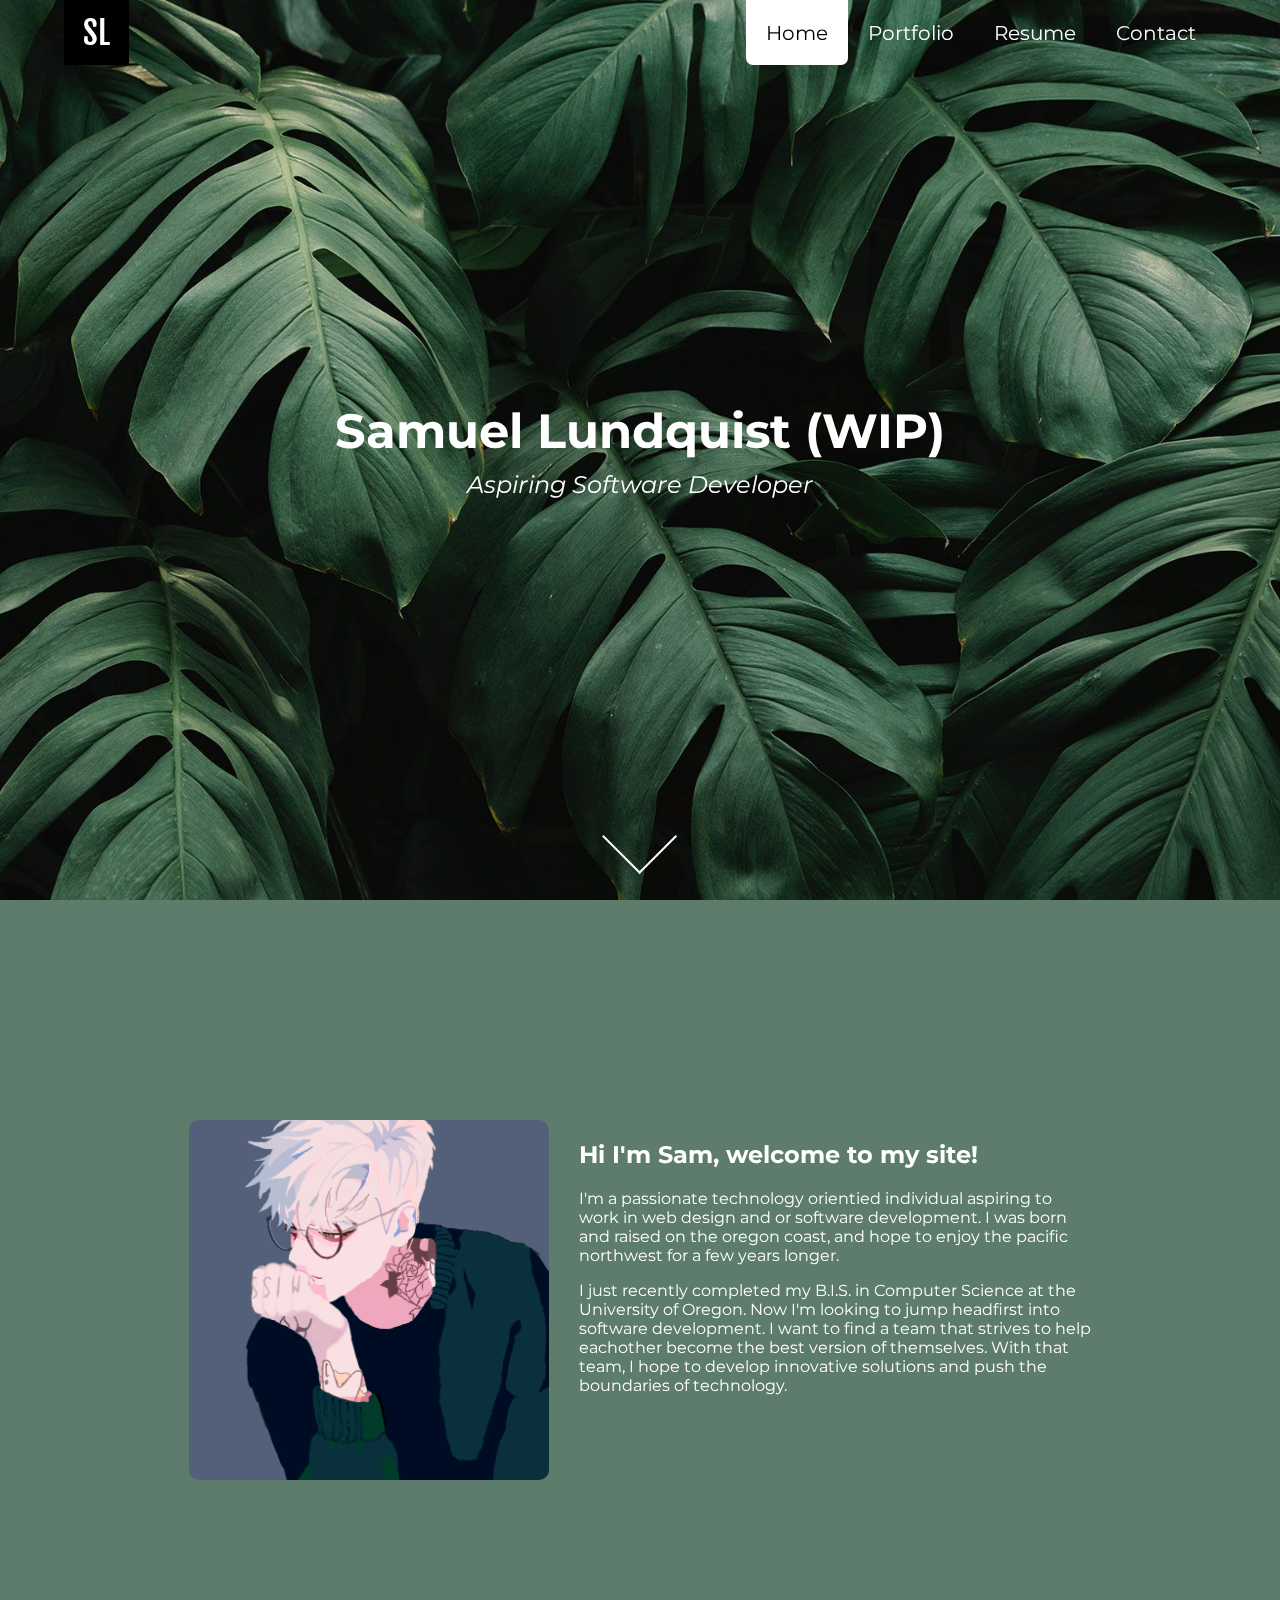
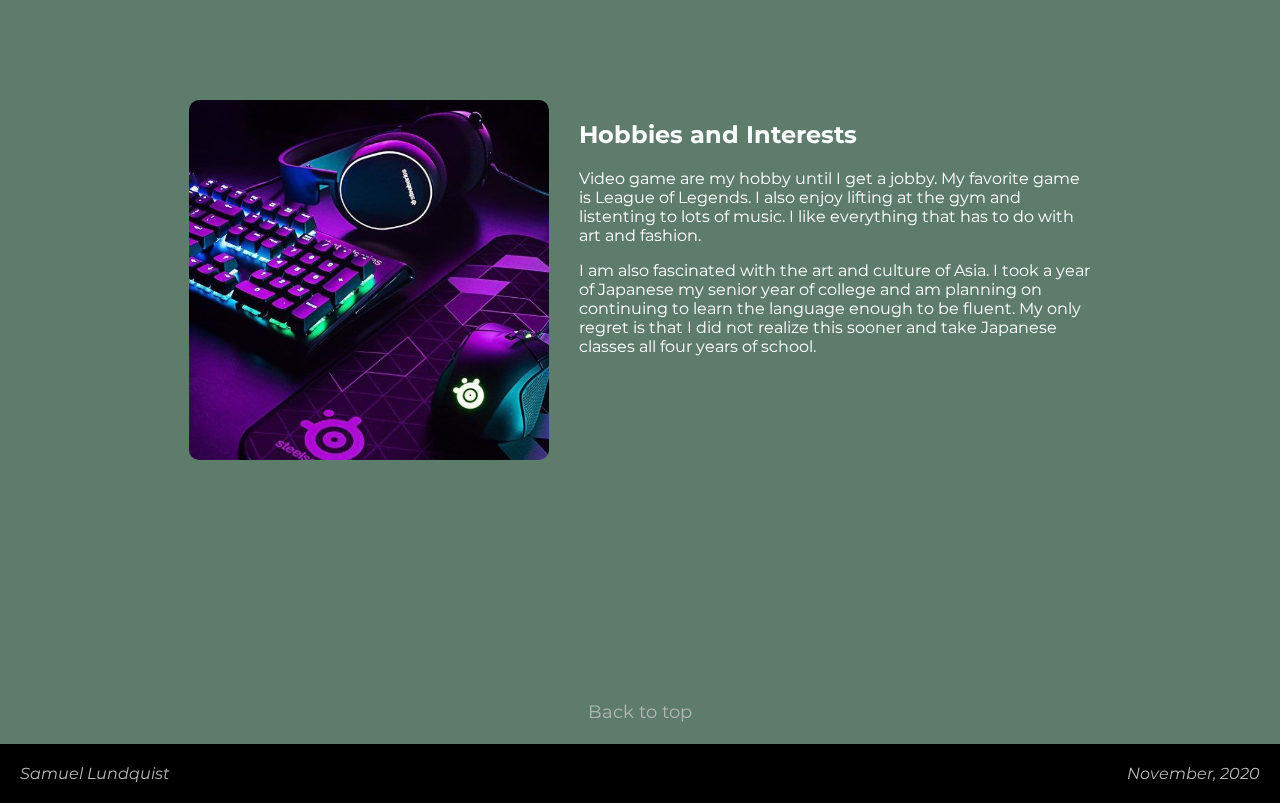
<file: index.html>
<!DOCTYPE html>
<html lang="en">

	<head>
		<meta charset="utf-8"/>
		<title>Home</title>
		<link rel="stylesheet" href='./style/index.css'>
		<link href="https://fonts.googleapis.com/css?family=Lato|Montserrat&display=swap" rel="stylesheet">
		<link href="https://fonts.googleapis.com/css?family=Fjalla+One&display=swap" rel="stylesheet">
		<meta name="viewport" content="width=device-width, initial-scale=1, minimum-scale=1" />

		<!-- Favicon setup -->
		<link rel="apple-touch-icon" sizes="180x180" href="/apple-touch-icon.png">
		<link rel="icon" type="image/png" sizes="32x32" href="/favicon-32x32.png">
		<link rel="icon" type="image/png" sizes="16x16" href="/favicon-16x16.png">
		<link rel="manifest" href="/site.webmanifest">
		<link rel="mask-icon" href="/safari-pinned-tab.svg" color="#5bbad5">
		<meta name="msapplication-TileColor" content="#00aba9">
		<meta name="theme-color" content="#ffffff">
	</head>

	<body>

		<div id='back'></div>

		<div class="sektion navsection noselect">
			<div class="content navbar">
				<div class="logo">SL</div>
				<div class="menu">
					<div class="barFill">
						<div class="container" onclick="menuController(this)">
							<div class="bar1"></div>
							<div class="bar2"></div>
							<div class="bar3"></div>
						</div>
					</div>
					<li><a class="active" href="index.html">Home</a></li>
					<li><a href="portfolio.html">Portfolio</a></li>
					<li><a href="resume.html">Resume</a></li>
					<li><a href="contact.html">Contact</a></li>
				</div>
			</div>
		</div>

		<div id="navArrow" class="fadeIn">
			<a data-scroll href='#contentPanel' id='downArrow'>
			</a>
		</div>

		<section>
			<div class="title noselect">
				<span class="fadeIn">
					<h1>Samuel Lundquist (WIP)</h1>
					<h4>Aspiring Software Developer<h4>
				</span>
			</div>

			<div class="content" id="contentPanel">
				<div class="subject">
					<div class="sub_image" style="background-image: url('./media/uwu.png');">
					</div>
					<div class="sub_text">
						<h2>Hi I'm Sam, welcome to my site!</h2>
						<p>
							I'm a passionate technology orientied individual
							aspiring to work in web design and or software development.
							I was born and raised on the oregon coast, and hope to
							enjoy the pacific northwest for a few years longer.
						</p>
						<p>
							I just recently completed my B.I.S. in Computer Science at the
							University of Oregon. Now I'm looking to jump headfirst into
							software development. I want to find a team that strives to
							help eachother become the best version of themselves. With that
							team, I hope to develop innovative solutions and push the
							boundaries of technology.
						</p>
					</div>
				</div>

				<div class="subject">
					<div class="sub_image" style="background-image: url('./media/steel.jpg');">
					</div>
					<div class="sub_text">
						<h2>Hobbies and Interests</h2>
						<p>
							Video game are my hobby until I get a jobby. My favorite
							game is League of Legends. I also enjoy lifting at the gym and
							listenting to lots of music. I like everything that has to do
							with art and fashion.
						</p>
						<p>
							I am also fascinated with the art and culture of Asia.
							I took a year of Japanese my senior year of college and
							am planning on continuing to learn the language enough to be
							fluent. My only regret is that I did not realize this sooner
							and take Japanese classes all four years of school.
						</p>
					</div>
				</div>
			</div>

			<span>
				<button class="topper" onclick="topScroller()">Back to top</a>
			</span>

		</section>

		<div class="footer">
			<div>Samuel Lundquist</div>
			<div id="ft_date">November, 2020</div>
		</div>
	</body>

	<script src="./src/jquery-3.4.0.min.js"></script>
	<script type="text/javascript" src="./src/nav.js"></script>

</html>
</file>
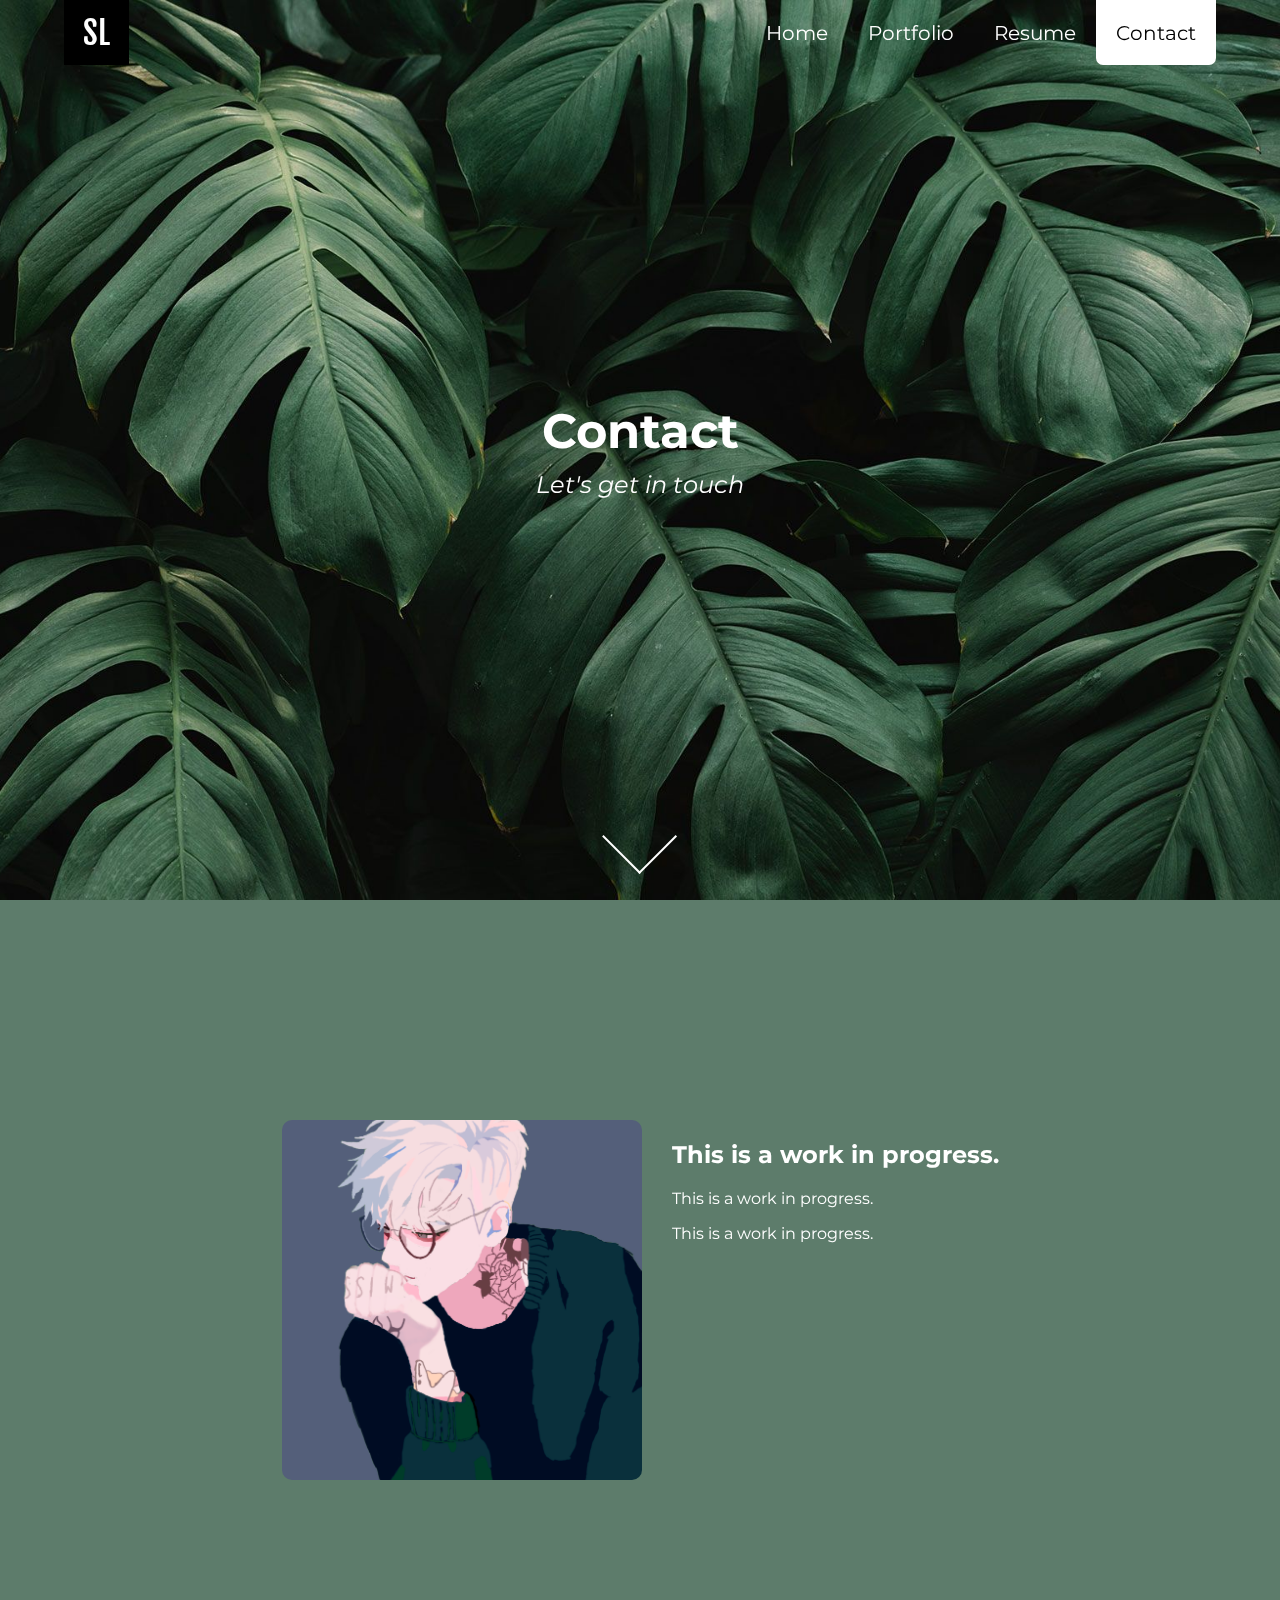
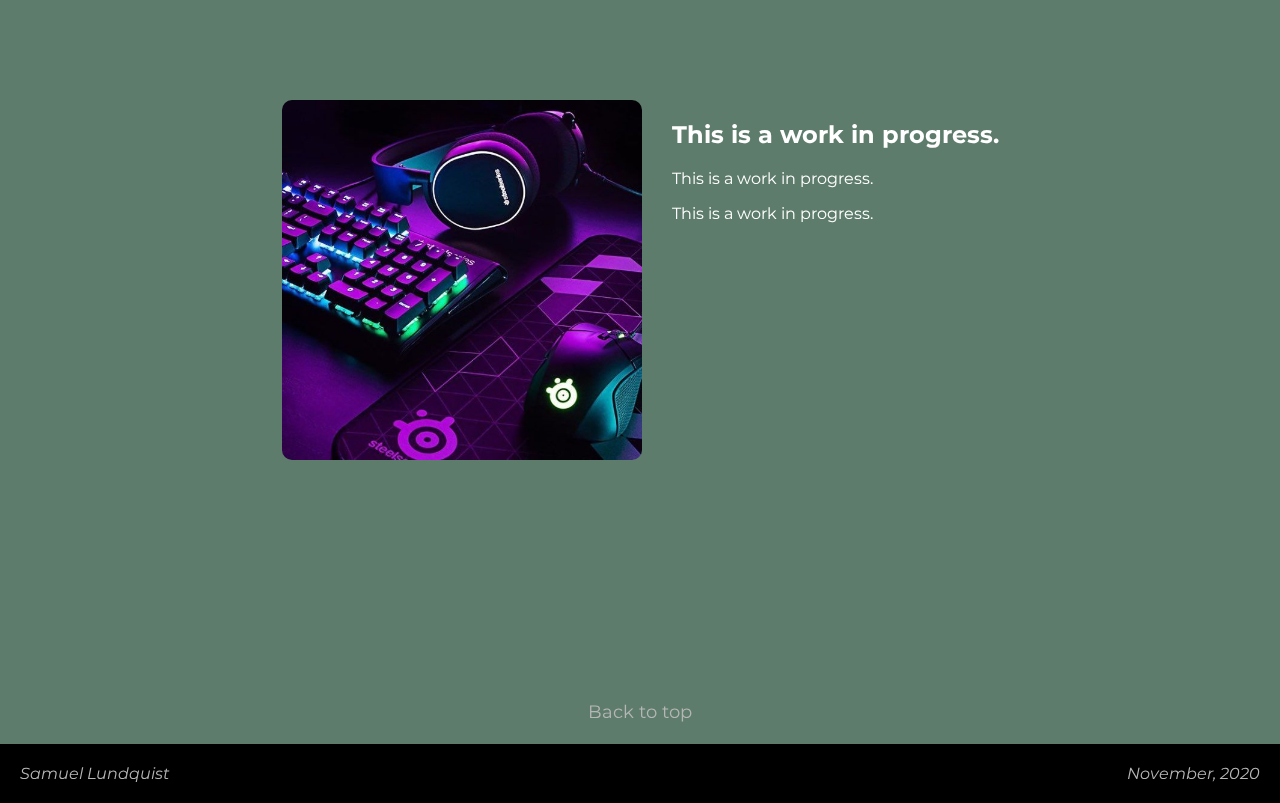
<file: contact.html>
<!DOCTYPE html>
<html lang="en">

	<head>
		<meta charset="utf-8"/>
		<title>Contact</title>
		<link rel="stylesheet" href='./style/index.css'>
		<link href="https://fonts.googleapis.com/css?family=Lato|Montserrat&display=swap" rel="stylesheet">
		<link href="https://fonts.googleapis.com/css?family=Fjalla+One&display=swap" rel="stylesheet">
		<meta name="viewport" content="width=device-width, initial-scale=1, minimum-scale=1" />

		<!-- Favicon setup -->
		<link rel="apple-touch-icon" sizes="180x180" href="/apple-touch-icon.png">
		<link rel="icon" type="image/png" sizes="32x32" href="/favicon-32x32.png">
		<link rel="icon" type="image/png" sizes="16x16" href="/favicon-16x16.png">
		<link rel="manifest" href="/site.webmanifest">
		<link rel="mask-icon" href="/safari-pinned-tab.svg" color="#5bbad5">
		<meta name="msapplication-TileColor" content="#00aba9">
		<meta name="theme-color" content="#ffffff">
	</head>

	<body>

		<div id='back'></div>

		<div class="sektion navsection noselect">
			<div class="content navbar">
				<div class="logo">SL</div>
				<div class="menu">
					<div class="barFill">
						<div class="container" onclick="menuController(this)">
							<div class="bar1"></div>
							<div class="bar2"></div>
							<div class="bar3"></div>
						</div>
					</div>
					<li><a href="index.html">Home</a></li>
					<li><a href="portfolio.html">Portfolio</a></li>
					<li><a href="resume.html">Resume</a></li>
					<li><a class="active" href="contact.html">Contact</a></li>
				</div>
			</div>
		</div>

		<div id="navArrow" class="fadeIn">
			<a data-scroll href='#contentPanel' id='downArrow'>
			</a>
		</div>

		<section>
			<div class="title noselect">
				<span class="fadeIn">
					<h1>Contact</h1>
					<h4>Let's get in touch<h4>
				</span>
			</div>

			<div class="content" id="contentPanel">
				<div class="subject">
					<div class="sub_image" style="background-image: url('./media/uwu.png');">
					</div>
					<div class="sub_text">
						<h2>This is a work in progress.</h2>
						<p>
							This is a work in progress.
						</p>
						<p>
							This is a work in progress.
						</p>
					</div>
				</div>

				<div class="subject">
					<div class="sub_image" style="background-image: url('./media/steel.jpg');">
					</div>
					<div class="sub_text">
						<h2>This is a work in progress.</h2>
						<p>
							This is a work in progress.
						</p>
						<p>
							This is a work in progress.
						</p>
					</div>
				</div>
			</div>

			<span>
				<button class="topper" onclick="topScroller()">Back to top</a>
			</span>

		</section>

		<div class="footer">
			<div>Samuel Lundquist</div>
			<div id="ft_date">November, 2020</div>
		</div>
	</body>

	<script src="./src/jquery-3.4.0.min.js"></script>
	<script type="text/javascript" src="./src/nav.js"></script>

</html>
</file>
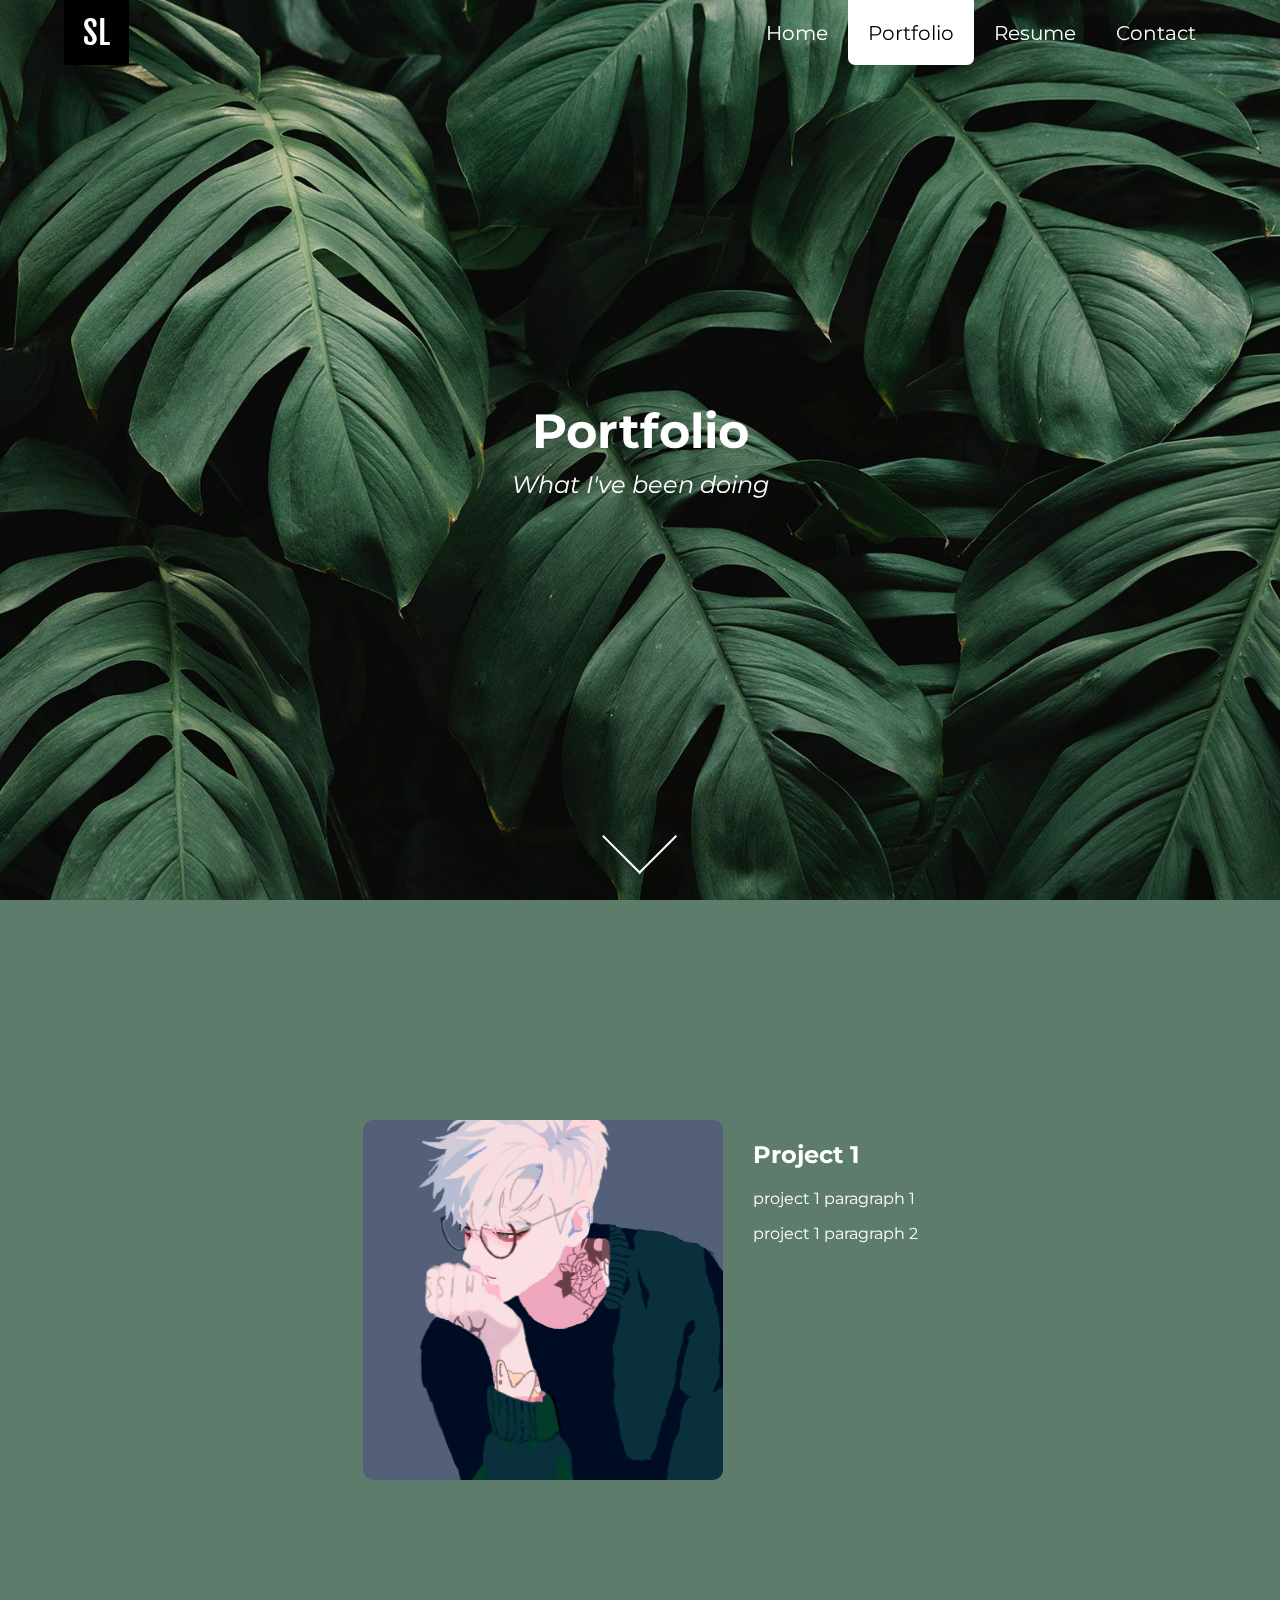
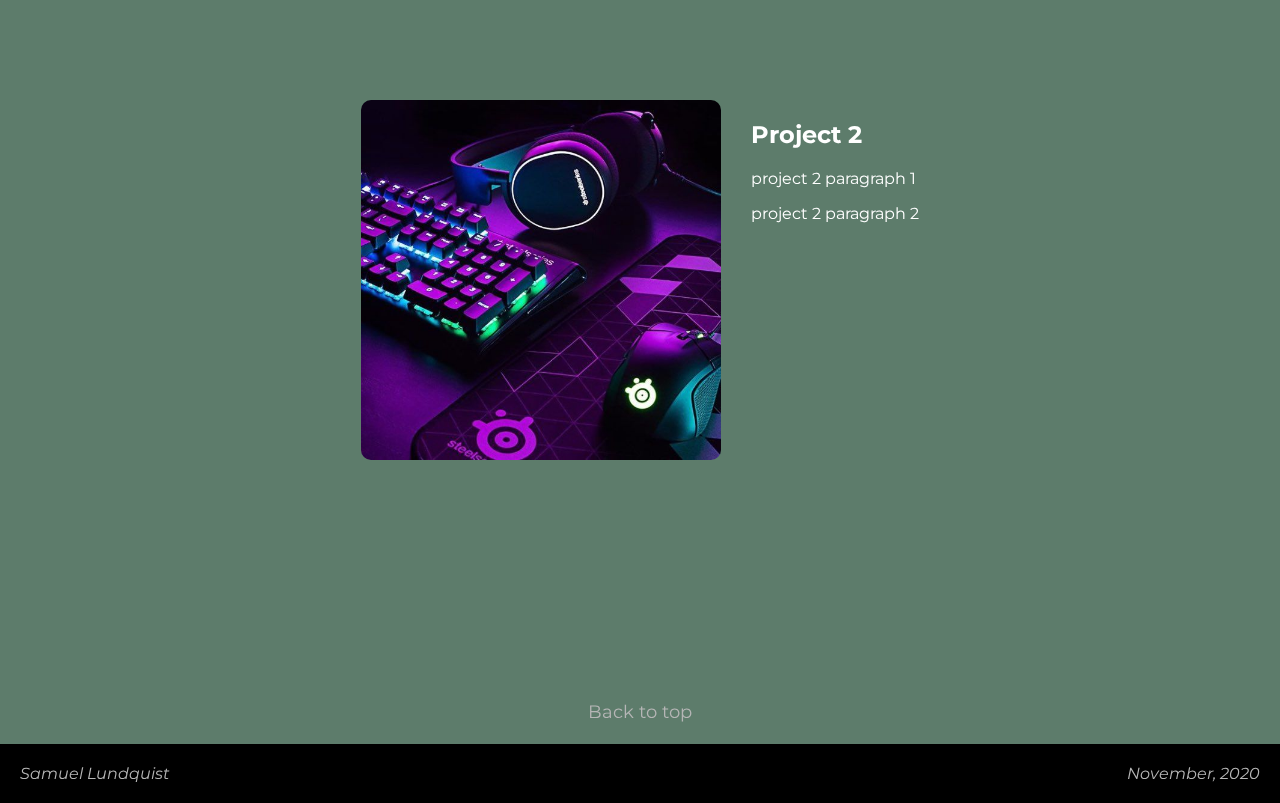
<file: portfolio.html>
<!DOCTYPE html>
<html lang="en">

	<head>
		<meta charset="utf-8"/>
		<title>Portfolio</title>
		<link rel="stylesheet" href='./style/index.css'>
		<link href="https://fonts.googleapis.com/css?family=Lato|Montserrat&display=swap" rel="stylesheet">
		<link href="https://fonts.googleapis.com/css?family=Fjalla+One&display=swap" rel="stylesheet">
		<meta name="viewport" content="width=device-width, initial-scale=1, minimum-scale=1" />

		<!-- Favicon setup -->
		<link rel="apple-touch-icon" sizes="180x180" href="/apple-touch-icon.png">
		<link rel="icon" type="image/png" sizes="32x32" href="/favicon-32x32.png">
		<link rel="icon" type="image/png" sizes="16x16" href="/favicon-16x16.png">
		<link rel="manifest" href="/site.webmanifest">
		<link rel="mask-icon" href="/safari-pinned-tab.svg" color="#5bbad5">
		<meta name="msapplication-TileColor" content="#00aba9">
		<meta name="theme-color" content="#ffffff">
	</head>

	<body>

		<div id='back'></div>

		<div class="sektion navsection noselect">
			<div class="content navbar">
				<div class="logo">SL</div>
				<div class="menu">
					<div class="barFill">
						<div class="container" onclick="menuController(this)">
							<div class="bar1"></div>
							<div class="bar2"></div>
							<div class="bar3"></div>
						</div>
					</div>
					<li><a href="index.html">Home</a></li>
					<li><a class="active" href="portfolio.html">Portfolio</a></li>
					<li><a href="resume.html">Resume</a></li>
					<li><a href="contact.html">Contact</a></li>
				</div>
			</div>
		</div>

		<div id="navArrow" class="fadeIn">
			<a data-scroll href='#contentPanel' id='downArrow'>
			</a>
		</div>

		<section>
			<div class="title noselect">
				<span class="fadeIn">
					<h1>Portfolio</h1>
					<h4>What I've been doing<h4>
				</span>
			</div>

			<div class="content" id="contentPanel">
				<div class="subject">
					<div class="sub_image" style="background-image: url('./media/uwu.png');">
					</div>
					<div class="sub_text">
						<h2>Project 1</h2>
						<p>
							project 1 paragraph 1
						</p>
						<p>
							project 1 paragraph 2
						</p>
					</div>
				</div>

				<div class="subject">
					<div class="sub_image" style="background-image: url('./media/steel.jpg');">
					</div>
					<div class="sub_text">
						<h2>Project 2</h2>
						<p>
							project 2 paragraph 1
						</p>
						<p>
							project 2 paragraph 2
						</p>
					</div>
				</div>
			</div>

			<span>
				<button class="topper" onclick="topScroller()">Back to top</a>
			</span>

		</section>

		<div class="footer">
			<div>Samuel Lundquist</div>
			<div id="ft_date">November, 2020</div>
		</div>
	</body>

	<script src="./src/jquery-3.4.0.min.js"></script>
	<script type="text/javascript" src="./src/nav.js"></script>

</html>
</file>
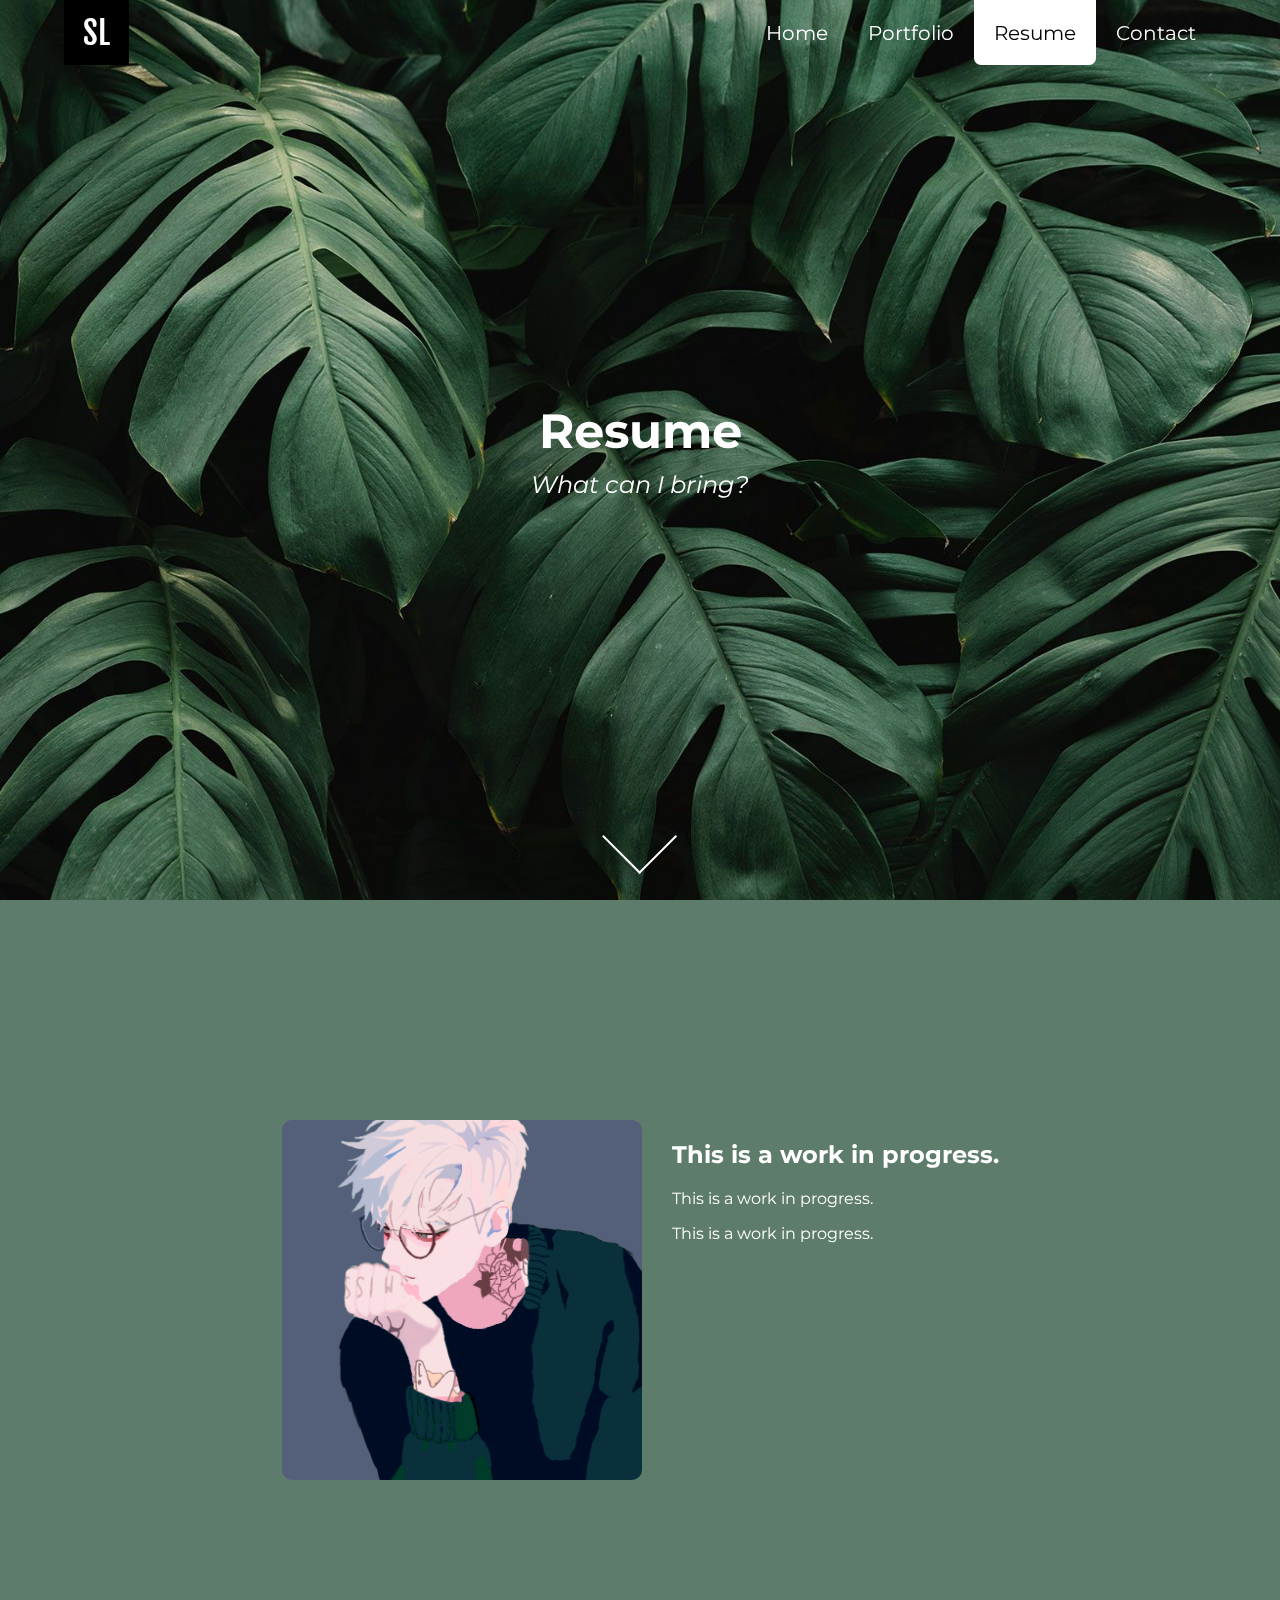
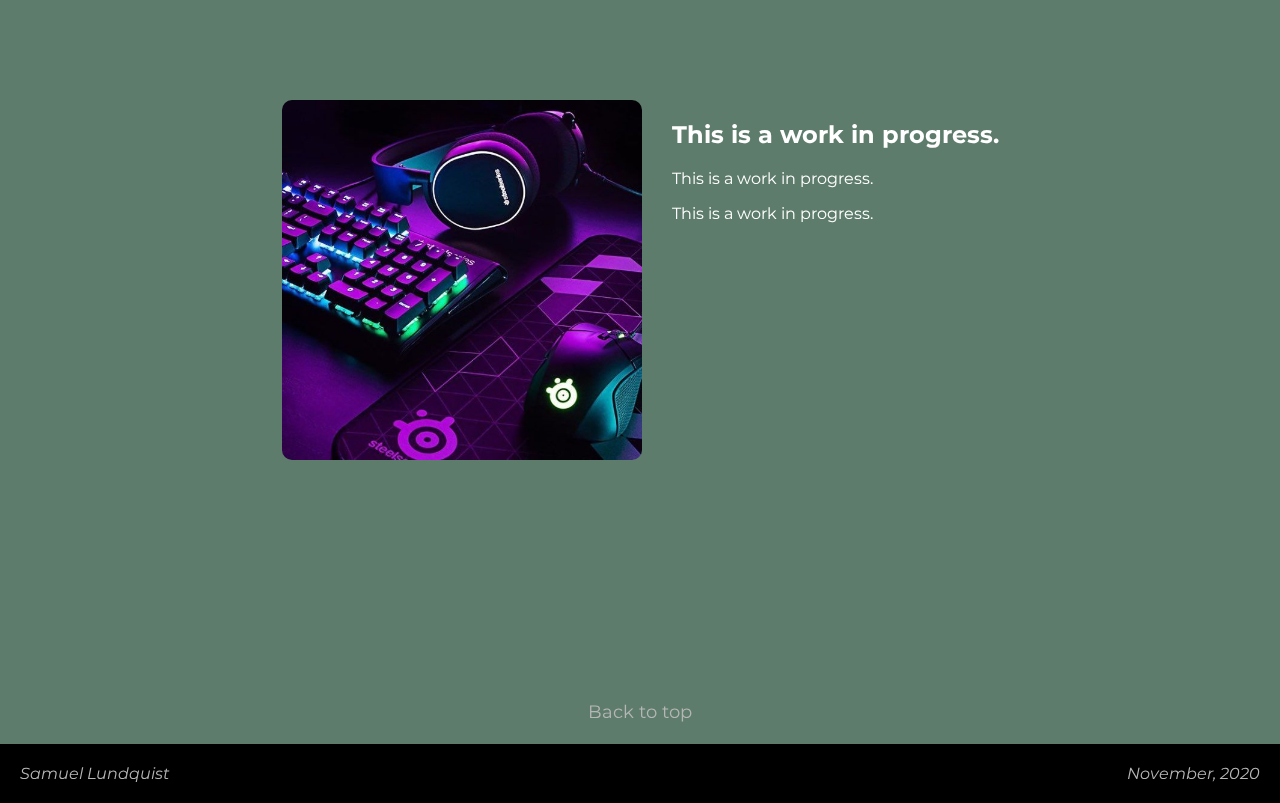
<file: resume.html>
<!DOCTYPE html>
<html lang="en">

	<head>
		<meta charset="utf-8"/>
		<title>Resume</title>
		<link rel="stylesheet" href='./style/index.css'>
		<link href="https://fonts.googleapis.com/css?family=Lato|Montserrat&display=swap" rel="stylesheet">
		<link href="https://fonts.googleapis.com/css?family=Fjalla+One&display=swap" rel="stylesheet">
		<meta name="viewport" content="width=device-width, initial-scale=1, minimum-scale=1" />

		<!-- Favicon setup -->
		<link rel="apple-touch-icon" sizes="180x180" href="/apple-touch-icon.png">
		<link rel="icon" type="image/png" sizes="32x32" href="/favicon-32x32.png">
		<link rel="icon" type="image/png" sizes="16x16" href="/favicon-16x16.png">
		<link rel="manifest" href="/site.webmanifest">
		<link rel="mask-icon" href="/safari-pinned-tab.svg" color="#5bbad5">
		<meta name="msapplication-TileColor" content="#00aba9">
		<meta name="theme-color" content="#ffffff">
	</head>

	<body>

		<div id='back'></div>

		<div class="sektion navsection noselect">
			<div class="content navbar">
				<div class="logo">SL</div>
				<div class="menu">
					<div class="barFill">
						<div class="container" onclick="menuController(this)">
							<div class="bar1"></div>
							<div class="bar2"></div>
							<div class="bar3"></div>
						</div>
					</div>
					<li><a href="index.html">Home</a></li>
					<li><a href="portfolio.html">Portfolio</a></li>
					<li><a class="active" href="resume.html">Resume</a></li>
					<li><a href="contact.html">Contact</a></li>
				</div>
			</div>
		</div>

		<div id="navArrow" class="fadeIn">
			<a data-scroll href='#contentPanel' id='downArrow'>
			</a>
		</div>

		<section>
			<div class="title noselect">
				<span class="fadeIn">
					<h1>Resume</h1>
					<h4>What can I bring?<h4>
				</span>
			</div>

			<div class="content" id="contentPanel">
				<div class="subject">
					<div class="sub_image" style="background-image: url('./media/uwu.png');">
					</div>
					<div class="sub_text">
						<h2>This is a work in progress.</h2>
						<p>
							This is a work in progress.
						</p>
						<p>
							This is a work in progress.
						</p>
					</div>
				</div>

				<div class="subject">
					<div class="sub_image" style="background-image: url('./media/steel.jpg');">
					</div>
					<div class="sub_text">
						<h2>This is a work in progress.</h2>
						<p>
							This is a work in progress.
						</p>
						<p>
							This is a work in progress.
						</p>
					</div>
				</div>
			</div>

			<span>
				<button class="topper" onclick="topScroller()">Back to top</a>
			</span>

		</section>

		<div class="footer">
			<div>Samuel Lundquist</div>
			<div id="ft_date">November, 2020</div>
		</div>
	</body>

	<script src="./src/jquery-3.4.0.min.js"></script>
	<script type="text/javascript" src="./src/nav.js"></script>

</html>
</file>
<file: style/index.css>
html
{
	scroll-behavior: smooth;
	scrollbar-width: none;
}

html::-webkit-scrollbar
{
	display: none;
}

body
{
	margin: 0;
	padding: 0;
	font-family: 'Montserrat', sans-serif;
	background-color: #5d7c6b;
	overflow: auto;
	-ms-overflow-style: none;
	background-image: url("../media/leaf.jpg");
	-webkit-background-size: cover;
	-moz-background-size: cover;
	-o-background-size: cover;
	background-size: cover;
	background-position: center;
	background-repeat: no-repeat;
	background-attachment: fixed;
}

section
{
	margin:0;
	padding:0;
	width:100vw;
	display: flex;
	flex-direction: column;
	align-items: center;
	justify-content: center;
}

a
{
	outline: 0;
}

button
{
	outline: 0;
	font-family: 'Montserrat', sans-serif;
}

.fadeIn {
	opacity: 0;
	-webkit-transition: opacity 1.5s ease-in;
	-moz-transition: opacity 1.5s ease-in;
	-ms-transition: opacity 1.5s ease-in;
	-o-transition: opacity 1.5s ease-in;
	transition: opacity 1.5s ease-in;
}

.fadeIn.load {
	opacity: 1;
}

.noselect {
	-webkit-touch-callout: none; /* iOS Safari */
	-webkit-user-select: none; /* Safari */
	-khtml-user-select: none; /* Konqueror HTML */
	-moz-user-select: none; /* Old versions of Firefox */
	-ms-user-select: none; /* Internet Explorer/Edge */
	user-select: none; /* Non-prefixed version, currently
	supported by Chrome, Edge, Opera and Firefox */
}

.sektion
{
	margin:0;
	padding:0;
	width:100vw;
	min-height: 20px;
}

.content
{
	margin: 0;
	padding: 0;
	width: 90vw;
	z-index: 1;
}

#back
{
	position: fixed;
	z-index: -2;
	width: 100%;
	height: 100%;
	background-color: transparent;
	transition: 1s;
}

#back.backColor
{
	background-color: black;
	opacity: 0.9;
}

.navsection
{
	margin:0;
	padding:0;
	width:100vw;
	position:fixed;
	top: 0;
	z-index: 2;
	display: flex;
	justify-content: center;
}

.navbar
{
	display: flex;
	justify-content: space-between;
}

.logo
{
	height: 65px;
	width: 65px;
	font-size: 32px;
	font-family: 'Fjalla One', sans-serif;
	color:white;
	background-color: black;
	display: flex;
	text-align: center;
	justify-content: center;
	align-items: center;
}

.menu
{
	display: flex;
	height: 65px;
	transition: 1s;
}

.menu.backdrop
{
	background-color: black;
	border-bottom-right-radius: 8px;
	border-bottom-left-radius: 8px;
}

.menu li
{
	list-style-type: none;
}

.menu li a
{
	display: flex;
	margin: 0;
	align-items: center;
	height: 65px;
	padding-left: 20px;
	padding-right: 20px;
	text-decoration: none;
	font-size: 20px;
	border-bottom-right-radius: 7px;
	border-bottom-left-radius: 7px;
}

.menu li a:hover:not(.active)
{
	background-color: #445b4e;
	color:white;
}

li a:not(.active)
{
	color: white;
	background-color: transparent;
}
.active
{
	color: black;
	background-color: white;
	cursor: default;
}

.barFill
{
	background-color: black;
	width: 100%;
	visibility: collapse;
}
.container {
	float: right;
	display: flex;
	flex-direction: column;
	align-items: center;
	justify-content: center;
	cursor: pointer;
	margin: 0;
	height: 65px;
	width: 0px;;
	background-color: black;
}

.bar1, .bar2, .bar3 {
	width: 35px;
	height: 4px;
	background-color: white;
	margin: 4px 0;
}

.change .bar1 {
	-webkit-transform: rotate(-45deg) translate(-10px, 7px);
	transform: rotate(-45deg) translate(-10px, 7px);
}

.change .bar2 {opacity: 0;}

.change .bar3 {
	-webkit-transform: rotate(45deg) translate(-10px, -7px);
	transform: rotate(45deg) translate(-10px, -7px);
}

.title
{
	margin:0;
	padding:0;
	width:100vw;
	height: 100vh;
	display: flex;
	align-items: center;
	justify-content: center;
	color: white;
	text-align: center;
}

.title h1
{
	margin: 0;
	padding-bottom: 10px;
	font-size: 48px;
}

.title h4
{
	margin: 0;
	font-style: italic;
	font-weight: normal;
	font-size: 24px;
}

#navArrow
{
	position:fixed;
	z-index:1;
	margin-bottom: 2vh;
	bottom: 0;
	width: 100%;
	height: 10vh;
	display: flex;
	justify-content: center;
	align-items: center;
	text-align: center;
}

#downArrow
{
	background-color: rgba(0, 0, 0, 0);
	height: 4vmax;
	width: 4vmax;
	border-style:solid;
	border-color: white;
	border-width: 0 2px 2px 0;
	transform: rotate(45deg);
	-webkit-transform: rotate(45deg);
	transition: border-width 150ms ease-in-out;
	transition: opacity 250ms ease-in-out;
}

#downArrow:hover
{
	border-bottom-width: 5px;
	border-right-width: 5px;
}

#contentPanel
{
	z-index: 0;
	transition: 0.25s;
}

.subject
{
	margin:0;
	padding:0;
	margin-top: 220px;
	margin-bottom: 220px;
	display: flex;
	justify-content: center;
}

.sub_image
{
	height: 40vh;
	width: 40vh;
	border-radius: 10px;
	flex-shrink: 0;
	-webkit-background-size: cover;
	-moz-background-size: cover;
	-o-background-size: cover;
	background-size: cover;
	background-position: center;
	background-repeat: no-repeat;
}

.sub_text
{
	margin-left: 30px;
	color: white;
	max-width: 30vw;
}

#sub1
{
	background-image: url("../media/uwu.png");
}
.footer
{
	width: 100%;
	background-color: black;
	color: #b6b6b6;
	font-style: italic;
	display: flex;
	justify-content: space-between;
}

.footer div
{
	margin: 20px;
}

.footer #ft_date
{
	text-align: right;
}

.topper
{
	background-color: transparent;
	border: none;
	color: #b6b6b6;
	font-size: 18px;
	margin: 20px;
}

.topper:hover
{
	text-decoration: underline;

}
@media only screen and (max-width: 1600px) {
	.sub_text {
		max-width: 40vw;
	}
}

@media only screen and (max-width: 991px) {
	.content {
		width: 95vw;
	}
}

@media only screen and (max-width: 767px) {
	.content {
		width: 100vw;
	}
	.sub_image {
		flex-shrink: 1;
		min-width: 40vw;
		border-top-left-radius: 0;
		border-bottom-left-radius: 0;
	}
	.sub_text
	{
		margin-left: 20px;
		margin-right: 20px;
		color: white;
		max-width: 100vw;
	}
	.navbar {
		overflow-y: visible;
		height: 65px;
		background-color: black;
	}
	.barFill {
		visibility: visible;
	}
	.container {
		width: 65px;
	}
	.bar1, .bar2, .bar3 {
		transition: 0.3s;
	}
	.menu {
		transition: 0s;
		flex-direction: column;
	}
	.menu li {
		width: 200px;
		visibility: hidden;
	}
	.menu li.vis{
		visibility: visible;
	}
	.menu li a {
		justify-content: flex-end;
		border-bottom-right-radius: 0px;
		border-bottom-left-radius: 0px;
	}
	li a:not(.active) {
		background-color: grey;
	}
}

@media only screen and (max-width: 478px) {
	.sub_image {
		border-top-right-radius: 0;
		border-bottom-right-radius: 0;
		height: 100vw;
		width: 100vw;
	}
	.subject {
		flex-direction: column;
	}
}
</file>
